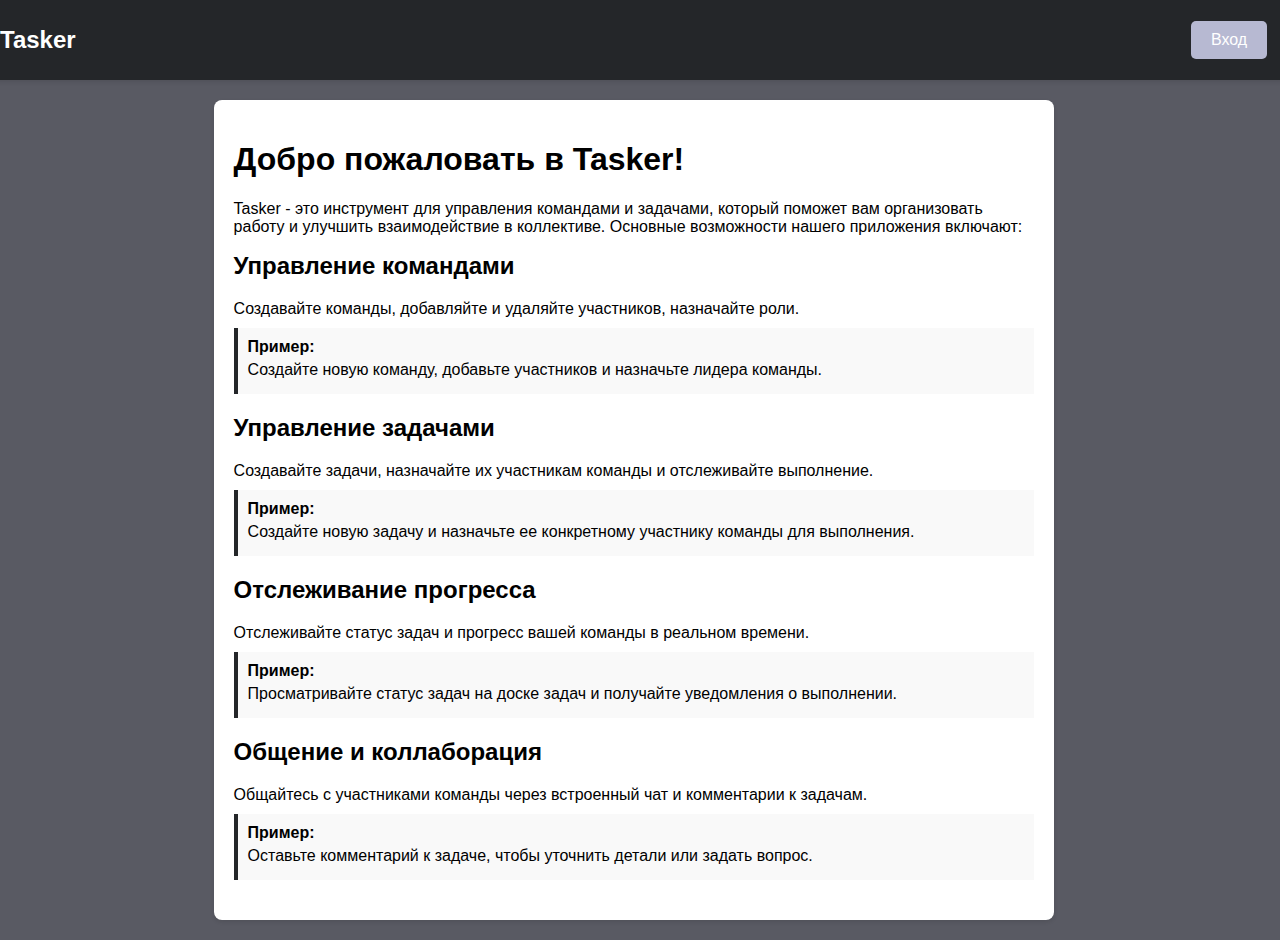
<file: index.html>
<!DOCTYPE html>
<html lang="en">
<head>
    <meta charset="UTF-8">
    <meta name="viewport" content="width=device-width, initial-scale=1.0">
    <title>Tasker</title>
    <link rel="stylesheet" href="./css/index.css">
</head>
<body>
    <header>
        <h1>Tasker</h1>
        <button onclick="window.location.href='logIn.html'">Вход</button>
    </header>
    <main>
        <h1>Добро пожаловать в Tasker!</h1>
        <p>Tasker - это инструмент для управления командами и задачами, который поможет вам организовать работу и улучшить взаимодействие в коллективе. Основные возможности нашего приложения включают:</p>
        
        <div class="feature">
            <h2>Управление командами</h2>
            <p>Создавайте команды, добавляйте и удаляйте участников, назначайте роли.</p>
            <div class="example">
                <strong>Пример:</strong>
                <p>Создайте новую команду, добавьте участников и назначьте лидера команды.</p>
            </div>
        </div>

        <div class="feature">
            <h2>Управление задачами</h2>
            <p>Создавайте задачи, назначайте их участникам команды и отслеживайте выполнение.</p>
            <div class="example">
                <strong>Пример:</strong>
                <p>Создайте новую задачу и назначьте ее конкретному участнику команды для выполнения.</p>
            </div>
        </div>

        <div class="feature">
            <h2>Отслеживание прогресса</h2>
            <p>Отслеживайте статус задач и прогресс вашей команды в реальном времени.</p>
            <div class="example">
                <strong>Пример:</strong>
                <p>Просматривайте статус задач на доске задач и получайте уведомления о выполнении.</p>
            </div>
        </div>

        <div class="feature">
            <h2>Общение и коллаборация</h2>
            <p>Общайтесь с участниками команды через встроенный чат и комментарии к задачам.</p>
            <div class="example">
                <strong>Пример:</strong>
                <p>Оставьте комментарий к задаче, чтобы уточнить детали или задать вопрос.</p>
            </div>
        </div>
    </main>
</body>
</html>
</file>
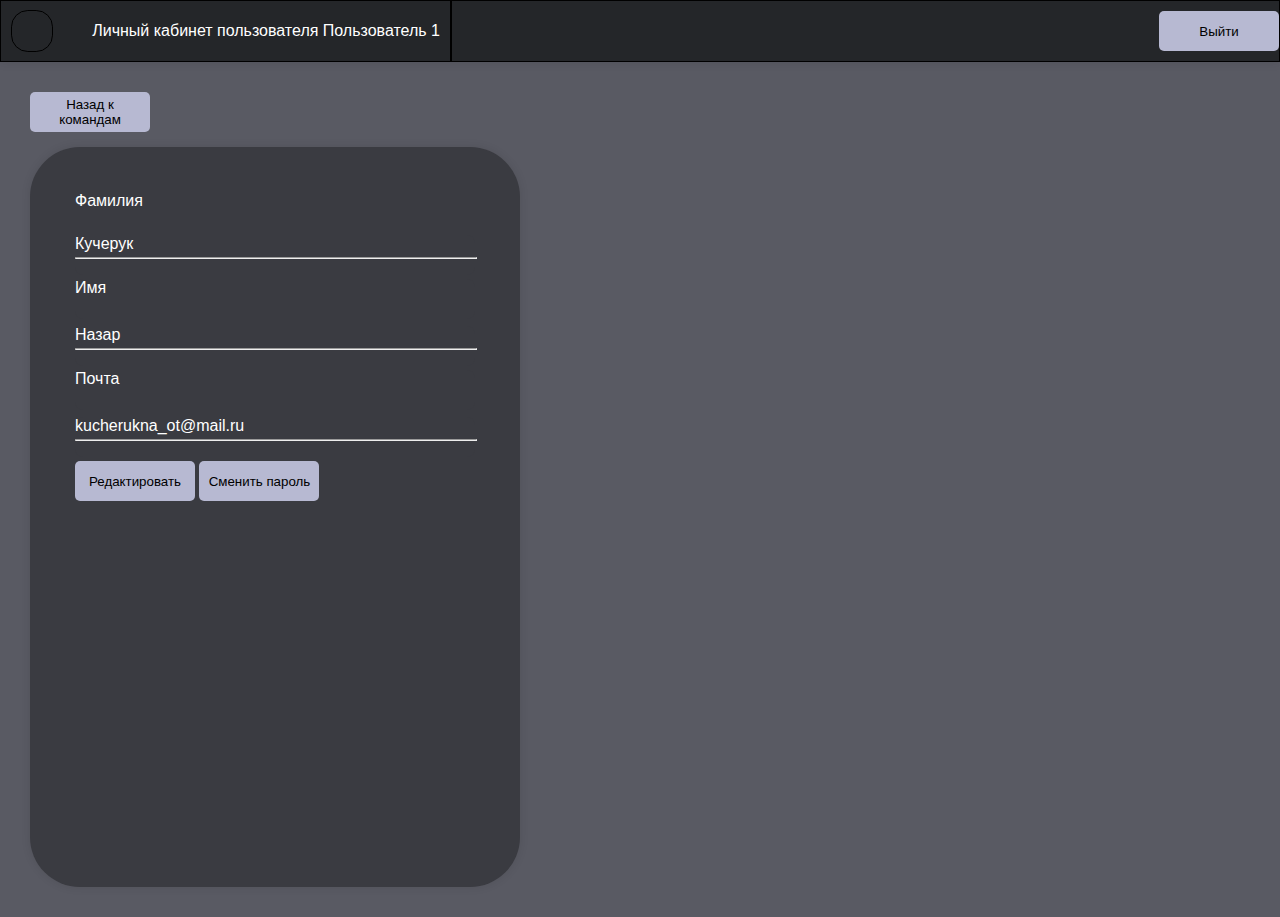
<file: cabinet.html>
<!DOCTYPE html>
<html lang="en">
<head>
    <meta charset="UTF-8">
    <meta http-equiv="X-UA-Compatible" content="IE=edge">
    <meta name="viewport" content="width=device-width, initial-scale=1.0">
    <link rel="stylesheet" href="css/cabinet.css">
    <title>Личный кабинет</title>
</head>
<body>
    <header>
        <div class="userInfo">
            <a href="cabinet.html" id="linkToCabinet">
                <div class="userAvatar"><span id="firstLetter"></span></div>
                <span class="userCabinetInfo" id="who">Личный кабинет пользователя Пользователь 1</span>    
            </a>
        </div>
        <button id="logout">Выйти</button>
    </header>
    <main>
        <button id="backToPage">Назад к командам</button>
        <div id="userData">
            <label class="userData" style="margin-bottom: 25px;">Фамилия</label>
            <span id="user_surname" class="userDataText">Кучерук</span>
            <hr>
            <span class="userData">Имя</span>
            <span id="user_name" class="userDataText">Назар</span>
            <hr>
            <span class="userData">Почта</span>
            <span id="user_email" class="userDataText">kucherukna_ot@mail.ru</span>
            <hr>
            <div>
                <button id="editUserData">Редактировать</button>
                <button id="changePasswordButton">Сменить пароль</button>
            </div>
            <div id="saveWrap">
            </div>
        </div>
    </main>
    <div id="changeUserData" style="display:none;">
        <div id="DataFormWrapper">
            <h2>Сменить данные</h2>
            <form id="userNewData">
                <label for="new_surname">Фамилия</label>
                <input type="text" id="new_surname" name="new_surname">
                <label for="new_name">Имя</label>
                <input type="text" id="new_name" name="new_name">
                <label for="new_email">Почта</label>
                <input type="email" id="new_email" name="new_email">
                <button type="submit">Сохранить</button>
                <button type="button" id="cancelEdit">Отмена</button>
            </form>
        </div>
    </div>
    <div id="changePasswordModal" style="display:none;">
        <div id="PasswordFormWrapper">
            <h2>Сменить пароль</h2>
            <form id="passwordChangeForm">
                <label for="old_password">Старый пароль</label>
                <input type="password" id="old_password" name="old_password" minlength="6">
                <label for="new_password">Новый пароль</label>
                <input type="password" id="new_password" name="new_password" minlength="6">
                <button type="submit">Сохранить</button>
                <button type="button" id="cancelPasswordChange">Отмена</button>
            </form>
        </div>
    </div>
    <div class="alert-overlay"></div>
    <script src="js/cabinet.js"></script>
</body>
</html>
</file>
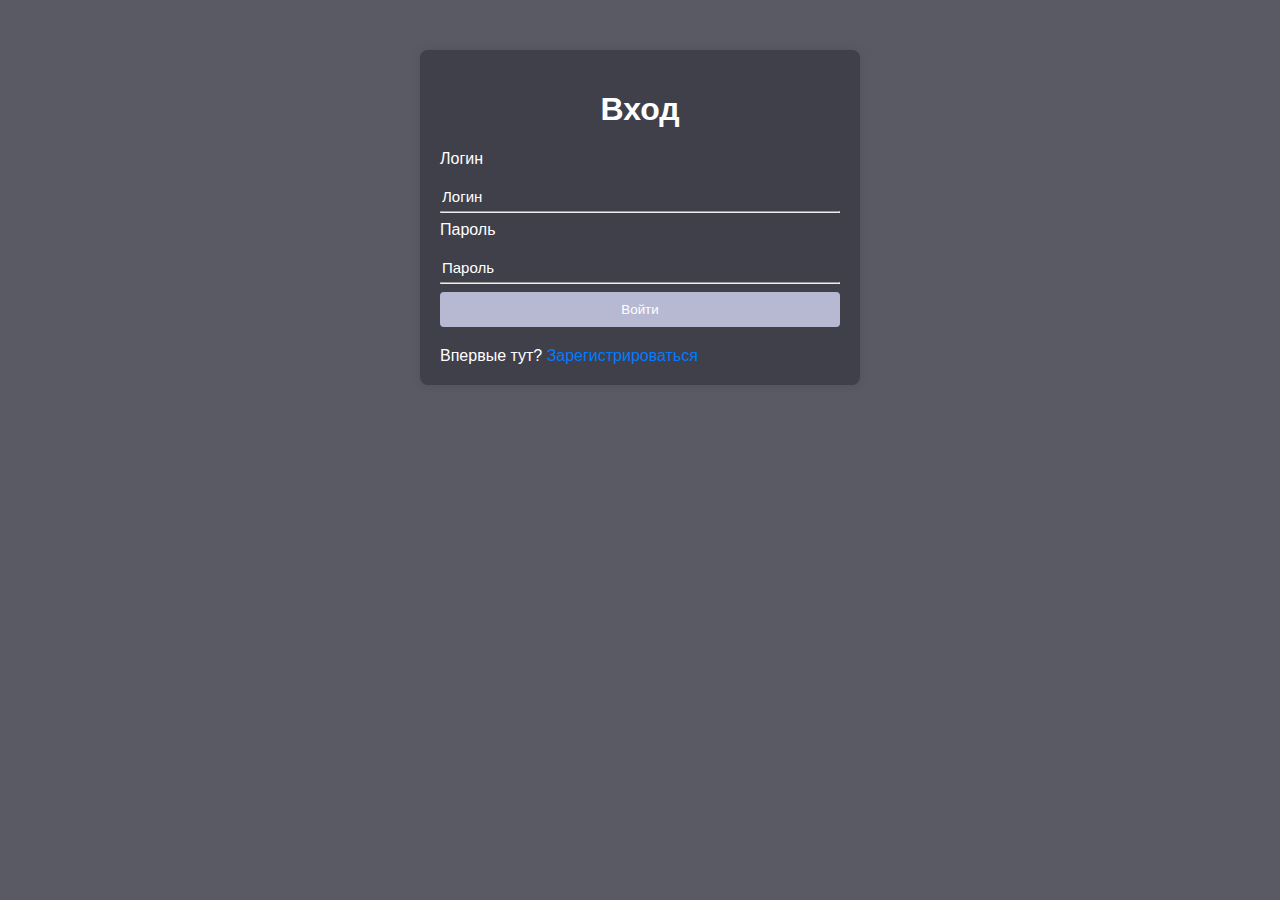
<file: logIn.html>
<!DOCTYPE html>
<html lang="en">
<head>
    <meta charset="UTF-8">
    <meta http-equiv="X-UA-Compatible" content="IE=edge">
    <meta name="viewport" content="width=device-width, initial-scale=1.0">
    <link rel="stylesheet" href="css/auth.css">
    <title>Вход</title>
</head>
<body>    
    <form id="loginForm" action="">
        <h1 for="loginForm">Вход</h1>
        <label for="user_login">Логин</label>
        <input type="text" name="user_login" id="user_login" placeholder="Логин" required>
        <hr>
        <label for="user_password">Пароль</label>
        <input type="password" name="user_password" id="user_password" placeholder="Пароль" required>
        <hr>
        <p id="error_info">asdsdasda</p>
        <button type="submit" id="loginBtn">Войти</button>
        <div class="reg-link" style="margin-top: 20px;">
            Впервые тут? <a href="signUp.html">Зарегистрироваться</a>
        </div>
    </form>
    <script src="js/logIn.js"></script>
</body>
</html>
</file>
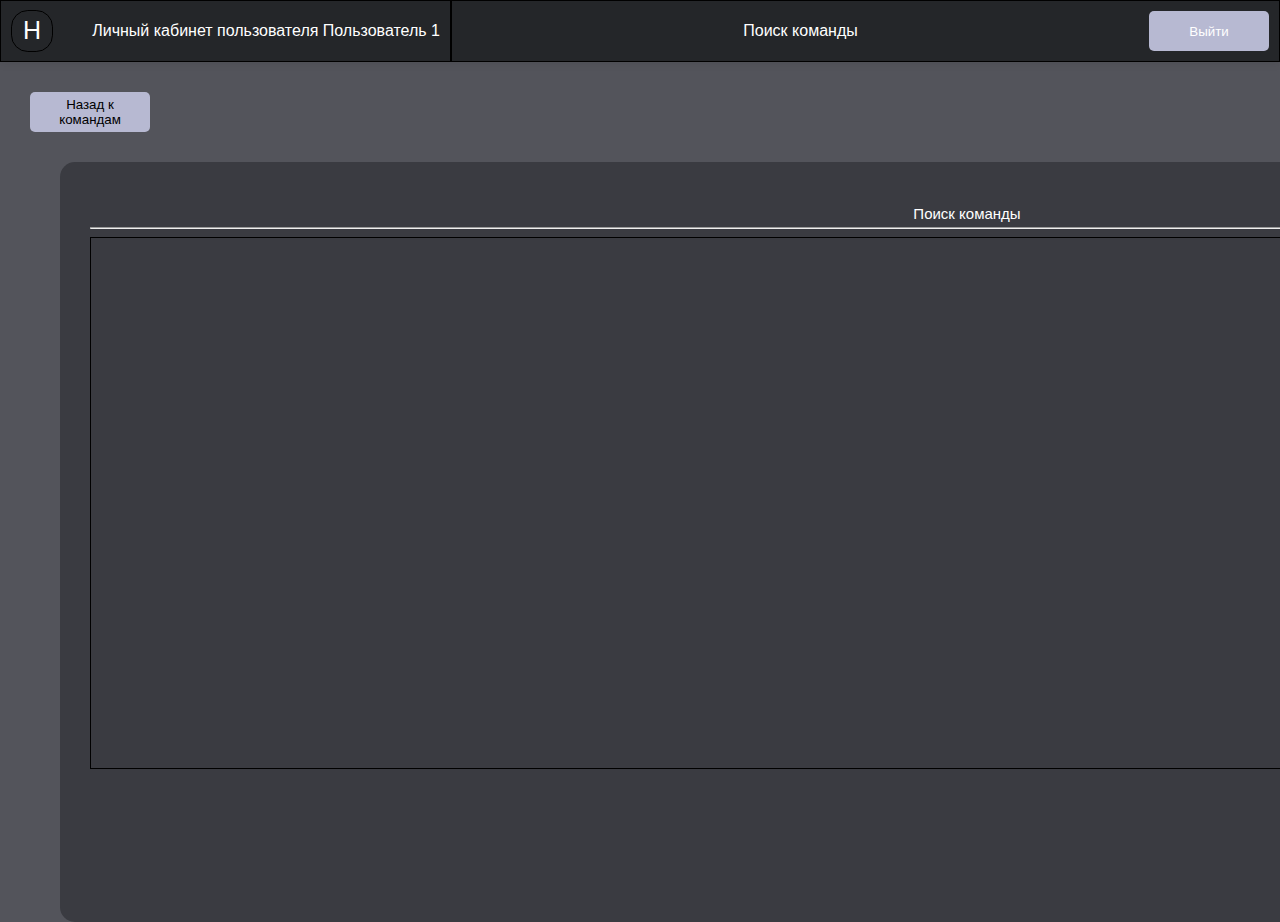
<file: searchTeamPage.html>
<!DOCTYPE html>
<html lang="en">
<head>
    <meta charset="UTF-8">
    <meta http-equiv="X-UA-Compatible" content="IE=edge">
    <meta name="viewport" content="width=device-width, initial-scale=1.0">
    <link rel="stylesheet" href="css/teamSearch.css">
    <title>Поиск команды</title>
</head>
<body>
    <header>
        <div class="userInfo">
            <a href="cabinet.html" id="linkToCabinet">
                <div class="userAvatar"><span id="firstLetter">Н</span></div>
                <span class="userCabinetInfo" id="who">Личный кабинет пользователя Пользователь 1</span>    
            </a>
        </div>
        <span id="teamName">Поиск команды</span>
        <button id="logout">Выйти</button>
    </header>
    <main>
    <button id="backToPage">Назад к командам</button>

        <div id="searchContainer">
            <input type="text" name="" id="searchTeam" placeholder="Поиск команды">
            <hr>
            <div id="resultContainer">
                <!-- <div class="result">
                    <img id="teamAvatar" src="" alt="">
                    <div id="resultTeamInfo">
                        <p id="team_id"></p>
                        <span id="teamName">Название команды</span>
                        <span id="membersCount">## человек</span>
                        <button id="requestJoin">Подать заявку</button>
                    </div>
                </div> -->
               
            </div>
        </div>
    </main>
    <script src="js/searchTeamPage.js"></script>
</body>
</html>
</file>
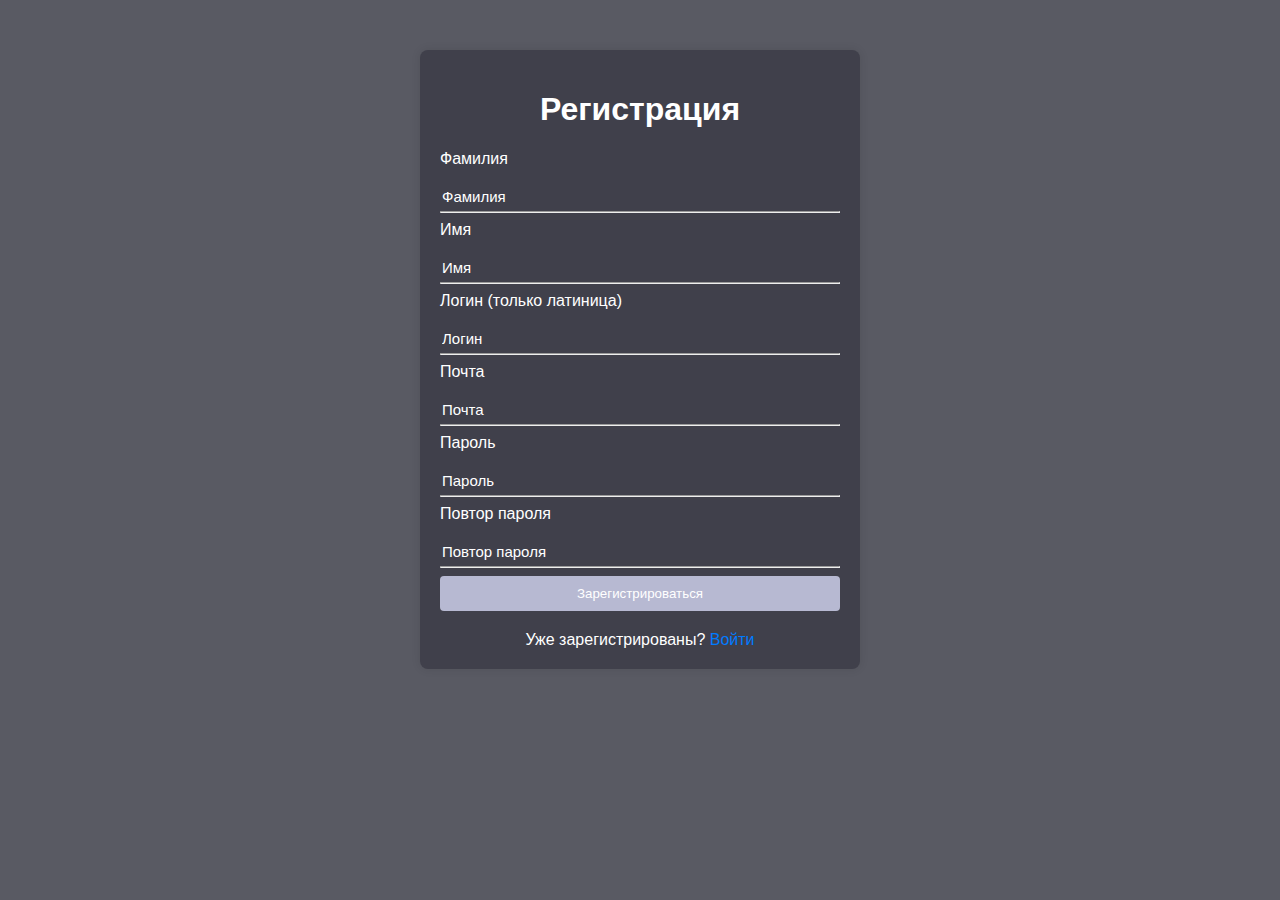
<file: signUp.html>
<!DOCTYPE html>
<html lang="en">
<head>
    <meta charset="UTF-8">
    <meta http-equiv="X-UA-Compatible" content="IE=edge">
    <meta name="viewport" content="width=device-width, initial-scale=1.0">
    <link rel="stylesheet" href="css/auth.css">
    <title>Регистрация</title>
</head>
<body>
    <form id="signUpForm" action="">
        <h1 for="signUpForm">Регистрация</h1>

        <label for="user_surname">Фамилия</label>
        <input type="text" name="user_surname" id="user_surname" pattern="[А-Яа-яЁё\s\-]+" placeholder="Фамилия" required >
        <hr>
        <label for="user_name">Имя</label>
        <input type="text" name="user_name" id="user_name" pattern="[А-Яа-яЁё\s\-]+" placeholder="Имя" required>
        <hr>

        <p id="nameError">Допустима только кириллица.</p>
        <label for="user_login">Логин (только латиница)</label>
        <input type="text" name="user_login" id="user_login" pattern="[a-zA-Z]+" placeholder="Логин" required>
        <hr>

        <p id="logError">Допустима только латиница.</p>

        <label for="user_email">Почта</label>
        <input type="email" name="user_email" id="user_email" placeholder="Почта" required>
        <hr>

        <label for="user_password">Пароль</label>
        <input type="password" name="user_password" id="user_password" minlength="6" placeholder="Пароль" required>
        <hr>

        <label for="user_password_repeat">Повтор пароля</label>
        <input type="password" name="user_password_repeat" id="user_password_repeat" minlength="6" placeholder="Повтор пароля" required>
        <hr>

        <p id="passError">Пароли не совпадают.</p>
        <button type="submit" id="submitBtn">Зарегистрироваться</button>
        <div class="login-link">
            Уже зарегистрированы? <a href="logIn.html">Войти</a>
        </div>

    </form>
    <script src="js/signUp.js"></script>
</body>
</html>
</file>
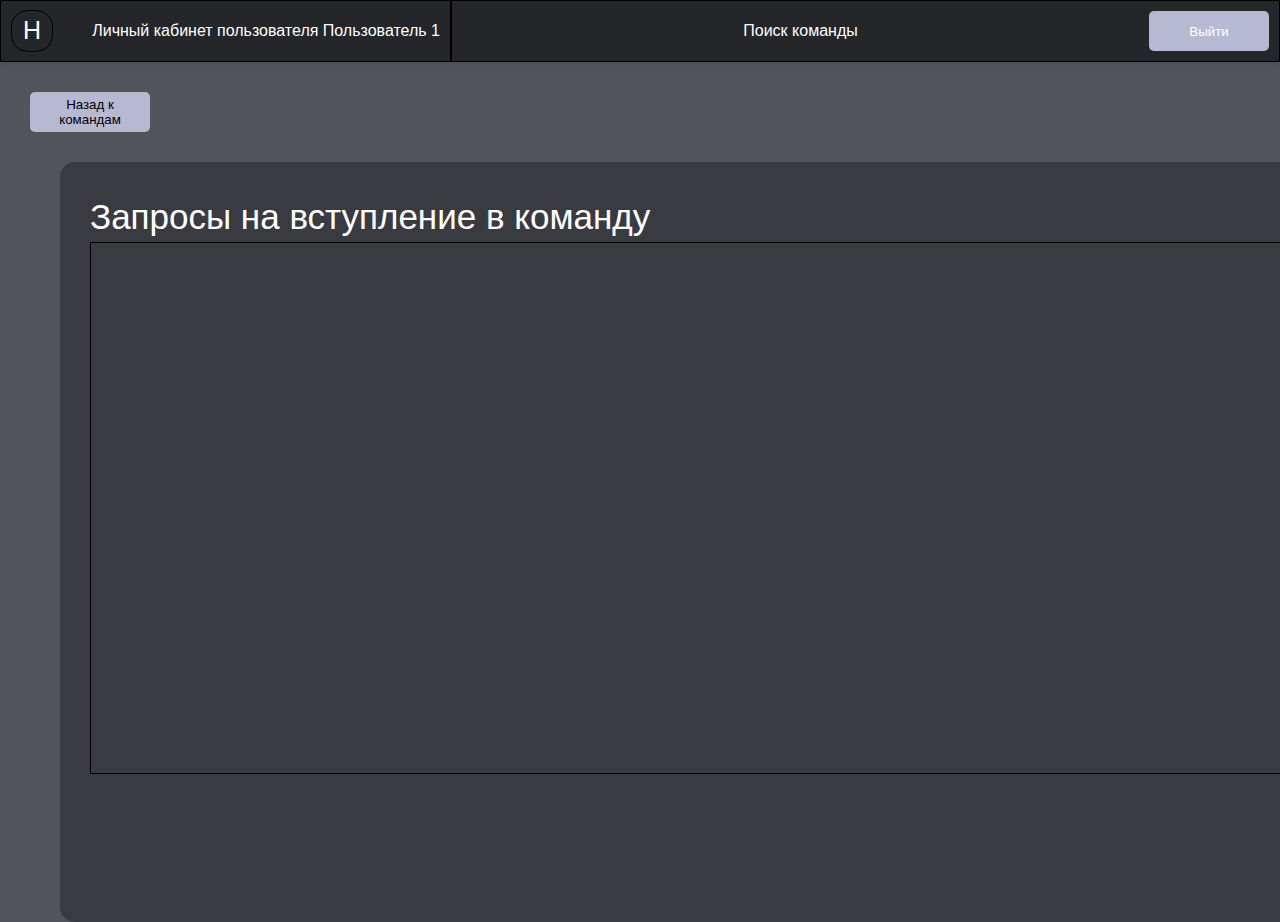
<file: teamRequest.html>
<!DOCTYPE html>
<html lang="en">
<head>
    <meta charset="UTF-8">
    <meta http-equiv="X-UA-Compatible" content="IE=edge">
    <meta name="viewport" content="width=device-width, initial-scale=1.0">
    <link rel="stylesheet" href="css/teamRequest.css">
    <title>Поиск команды</title>
</head>
<body>
    <header>
        <div class="userInfo">
            <a href="cabinet.html" id="linkToCabinet">
                <div class="userAvatar"><span id="firstLetter">Н</span></div>
                <span class="userCabinetInfo" id="who">Личный кабинет пользователя Пользователь 1</span>    
            </a>
        </div>
        <span id="teamName">Поиск команды</span>
        <button id="logout">Выйти</button>
    </header>
    <main>
    <button id="backToPage">Назад к командам</button>

        <div id="requestContainerWrapp">
            <div id="requestContainerHeader">
                <span>Запросы на вступление в команду</span>
            </div>
            <div id="requestContainer">
                
            </div>
        </div>
    </main>
    <script src="js/requestPage.js"></script>
</body>
</html>
</file>
<file: css/index.css>
body {
    font-family: Arial, sans-serif;
    margin: 0;
    padding: 0;
    background-color: #595a63;
    width: 99%;
    display: flex;
    flex-direction: column;
    align-items: center;
}
header {
    width: 100%;
    height: 60px;
    background-color: #242629;
    color: white;
    display: flex;
    justify-content: space-between;
    align-items: center;
    padding: 10px 20px;
    box-shadow: 0 2px 4px rgba(0,0,0,0.1);
}
header h1 {
    margin: 0;
    font-size: 24px;
}
header button {
    background-color: #b7b9d2;
    color: #fff;
    border: none;
    padding: 10px 20px;
    cursor: pointer;
    font-size: 16px;
    border-radius: 5px;
}
header button:hover {
    background-color: #8a8ca0;
    color: white;
}
main {
    max-width: 800px;
    margin: 20px;
    background-color: white;
    padding: 20px;
    border-radius: 8px;
    box-shadow: 0 2px 4px rgba(0,0,0,0.1);
}
.feature {
    margin-bottom: 20px;
}
.feature h2 {
    margin-top: 0;
}
.feature p {
    margin: 5px 0;
}
.example {
    background-color: #f9f9f9;
    border-left: 4px solid #242629;
    padding: 10px;
    margin-top: 10px;
}
</file>
<file: css/cabinet.css>
body {
    font-family: Arial, Helvetica, sans-serif;
    margin: 0;
    padding: 0;
    background-color: #595a63;
    color: #fff;
}

header {
    height: 60px;
    background-color: #242629;
    border: 0.5px solid black;
    display: flex;
    flex-direction: row;
    justify-content: space-between;
    box-shadow: 0 0 10px rgba(0, 0, 0, 0.1);
    align-items: center;
}

.userInfo, #linkToCabinet {
    height: 60px;
    width: 450px;
    border-right: 1px solid black;
    display: flex;
    flex-direction: row;
    align-items: center;
    justify-content: space-between;
    text-decoration: none;
    color: #fff;
}

#firstLetter { 
    position: relative;
    top: 5px;
    align-self: center;
    font-size: 25px;
}

.userAvatar {
    text-align: center;
    width: 40px;
    height: 40px;
    border-radius: 40%;
    border: 1px solid black;
    margin-left: 10px;
}

.userCabinetInfo {
    margin-right: 10px;
}

main {
    padding: 30px;
}

button {
    width: 120px;
    height: 40px;
    border-radius: 5px;
    background-color: #b7b9d2;
    border: transparent;
    cursor: pointer;
}

button:hover {
    background-color: #8a8ca0;
}

#userData {
    background-color: #3a3b41;
    width: 400px;
    height: 650px;
    display: flex;
    flex-direction: column;
    padding: 45px;
    border-radius: 50px;
    box-shadow: 0 0 10px rgba(0, 0, 0, 0.1);
}

#userData span {
    color: #fff;
    outline: none;
    margin-bottom: 18px;
    height: 40px;
    border-radius: 8px;
    border: transparent;
    background-color: #3a3b41;
}

#userData input {
    color: #fff;
    outline: none;
    margin-bottom: 18px;
    height: 40px;
    border-radius: 8px;
    border: transparent;
    background-color: #3a3b41;
}

#userData input::placeholder {
    color: #fff;
    font-size: 15px;
}

#userData input:focus::placeholder {
    font-size: 15px;
}

hr {
    margin-top: -25px;
    margin-bottom: 20px;
    width: 100%;
}

#userData input:focus {
    border: transparent;
}

#userData span {
    margin-bottom: 7px;
}

#passwordChange {
    flex-direction: column;
    margin-bottom: 20px;
    display: none;
}

#showChangePasswordSection, #changePasswordConfim {
    height: 30px;
}

#saveWrap {
    align-self: last baseline;
}

#backToPage {
    margin-bottom: 15px;
}

button.disabled {
    opacity: 0.5;
    cursor: not-allowed;
}

#logout:hover {
    background-color: #c73c3c;
    color: #fff;
}

#changeUserData {
    position: fixed;
    top: 50%;
    left: 50%;
    transform: translate(-50%, -50%);
    width: 500px;
    max-width: 90%;
    height: 500px;
    background-color: #242629;
    color: #fff;
    border-radius: 10px;
    padding: 20px;
    box-shadow: 0 0 20px rgba(0, 0, 0, 0.2);
    z-index: 1000;
    display: none;
}

#DataFormWrapper {
    margin-bottom: 20px;
    display: flex;
    flex-direction: column;
}

#DataFormWrapper h2 {
    font-size: 20px;
    margin-bottom: 10px;
}

#userNewData label {
    display: block;
    margin-bottom: 5px;
}

#userNewData input[type="text"],
#userNewData input[type="date"],
#userNewData input[type="email"],
#userNewData select,
#userNewData textarea {
    width: 100%;
    padding: 8px;
    margin-bottom: 10px;
    border: 1px solid #ccc;
    border-radius: 5px;
    box-sizing: border-box;
    font-size: 16px;
    background-color: #53545b;
    color: #fff;
}

#userNewData textarea {
    resize: vertical;
}

#userNewData button {
    background-color: #45c73c;
    color: #fff;    
    border: none;
    padding: 10px 20px;
    border-radius: 5px;
    cursor: pointer;
    font-size: 16px;
}

#userNewData button[type="submit"] {
    margin-right: 10px;
}

#userNewData button[type="submit"]:hover,
#userNewData button[type="button"]:hover {
    background-color: #3a9e37;
}

.alert-overlay {
    position: fixed;
    top: 0;
    left: 0;
    width: 100%;
    height: 100%;
    background-color: rgba(0, 0, 0, 0.5);
    display: flex;
    justify-content: center;
    align-items: center;
    display: none;
}

.alert-box {
    background-color: #000;
    border-radius: 10px;
    padding: 20px;
    box-shadow: 0 0 10px rgba(0, 0, 0, 0.3);
}

.alert-box p {
    margin-bottom: 20px;
}

#changePasswordModal {
    position: fixed;
    top: 50%;
    left: 50%;
    transform: translate(-50%, -50%);
    width: 500px;
    max-width: 90%;
    background-color: #242629;
    color: #fff;
    border-radius: 10px;
    padding: 20px;
    box-shadow: 0 0 20px rgba(0, 0, 0, 0.2);
    z-index: 1000;
    display: none;
}

#PasswordFormWrapper {
    display: flex;
    flex-direction: column;
}

#PasswordFormWrapper h2 {
    font-size: 20px;
    margin-bottom: 10px;
}

#passwordChangeForm label {
    display: block;
    margin-bottom: 5px;
}

#passwordChangeForm input[type="password"] {
    width: 100%;
    padding: 8px;
    margin-bottom: 10px;
    border: 1px solid #ccc;
    border-radius: 5px;
    box-sizing: border-box;
    font-size: 16px;
    background-color: #53545b;
    color: #fff;
}

#passwordChangeForm button {
    background-color: #45c73c;
    color: #fff;
    border: none;
    padding: 10px 20px;
    border-radius: 5px;
    cursor: pointer;
    font-size: 16px;
}

#passwordChangeForm button[type="submit"] {
    margin-right: 10px;
}

#passwordChangeForm button[type="submit"]:hover,
#passwordChangeForm button[type="button"]:hover {
    background-color: #3a9e37;
}
</file>
<file: css/auth.css>
body {
    font-family: Arial, sans-serif;
    margin: 0;
    padding: 0;
    background-color: #595a63;
}

form {
    color: white;
    max-width: 400px;
    margin: 50px auto;
    background: #40404b;
    padding: 20px;
    border-radius: 8px;
    box-shadow: 0 0 10px rgba(0, 0, 0, 0.1);
}

h1 {
    text-align: center;
}

label {
    display: block;
    margin-bottom: 8px;
}
#loginForm, #signUpForm hr {
    margin-top: -25px;
}
#loginForm {
    margin: 10px, auto;
    position: relative;
    top: 75px;
}
#loginForm hr {
    margin-top: -25px;
}
input {
    color: #fff;
    font-size: 15px;
    outline: none;
    width: 100%;
    margin-bottom: 18px;
    height: 40px;
    border-radius: 8px;
    border: transparent;
    background-color: transparent;
}
input::placeholder{
    color: white;
    font-size: 15px;

}
input:focus{
    border: transparent;
}
input:focus::placeholder {
    color: transparent;
    font-size: 15px;
}
button {
    width: 100%;
    padding: 10px;
    background-color: #b7b9d2;
    color: #fff;
    border: none;
    border-radius: 4px;
    cursor: pointer;
}

button:hover {
    background-color: #8a8ca0;
}

.login-link {
    text-align: center;
    margin-top: 20px;
}

a {
    color: #007bff;
    text-decoration: none;
}

a:hover {
    text-decoration: underline;
}

#signUpForm, #loginForm {
    text-align: left;
}

#regBtn {
    display: inline-block;
}

a[href="index.html"] {
    float: left;
    margin-top: 10px;
    margin-left: 10px;
}
#nameError {
    color: red;
    display: none;
}
#logError{
    color: red;
    display: none;
}
#passError {
    color: red;
    display: none;
}
#error_info{
    color: red;
    display: none;
}
</file>
<file: css/teamSearch.css>
body {
    font-family: Arial, sans-serif;
    margin: 0;
    padding: 0;
    background-color: #53545b;
    color: #fff;
}
header {
    height: 60px;
    background-color: #242629;
    border: 0.5px solid black;
    display: flex;
    flex-direction: row;
    justify-content: space-between;
    box-shadow: 0 0 10px rgba(0, 0, 0, 0.1);
    align-items: center;
}
button {
    width: 120px;
    height: 40px;
    border-radius: 5px;
    background-color: #b7b9d2;
    border: transparent;
    cursor: pointer;
}
button:hover {
    background-color: #8a8ca0;
}
#logout {
    margin-right: 10px;
    color: #fff;
}
#logout:hover{
    background-color: #c73c3c;
    color: #fff;
}
.userInfo, #linkToCabinet {
    height: 60px;
    width: 450px;
    border-right: 1px solid black;
    display: flex;
    flex-direction: row;
    align-items: center;
    justify-content: space-between;
    text-decoration: none;
    color: #fff;
}
#firstLetter { 
    position: relative;
    top: 5px;
    align-self: center;
    font-size: 25px;
}
.userAvatar {
    text-align: center;
    width: 40px;
    height: 40px;
    border-radius: 40%;
    border: 1px solid black;
    margin-left: 10px;
}
.userCabinetInfo {
    margin-right: 10px;
}
#searchContainer {
    background-color: #3a3b41;
    width: 1750px;
    height: 700px;
    margin: 0px 60px;
    border-radius: 15px;
    padding: 30px;
    display: flex;
    flex-direction: column;
}
hr {
    width: 100%;
    margin-top: -25px;
}
input {
    color: #fff;
    font-size: 15px;
    outline: none;
    width: 100%;
    margin-bottom: 18px;
    height: 40px;
    border-radius: 8px;
    border: transparent;
    background-color: transparent;
}
input::placeholder{
    text-align: center;
    color: white;
    font-size: 15px;

}
input:focus{
    border: transparent;
}
input:focus::placeholder {
    color: transparent;
    font-size: 15px;
}

#backToPage {
    margin: 30px;
    
}
#resultContainer {
    border: 1px solid black;
    height: 500px;
    display: flex;
    flex-direction: row;
    flex-wrap: wrap;
    padding: 15px;
    overflow-x: scroll;
}
.result {
    border: 1px solid #8a8ca0;
    background-color: #53545b;
    height: 100px;
    width: 340px;
    display: flex;
    flex-direction: row;
}
#teamAvatar {
    margin: 20px;
    width: 60px;
    height: 60px;
    border: 1px solid #8a8ca0;
    border-radius: 25px;
}
#resultTeamInfo{
    margin: 10px 25px;
    display: flex;
    flex-direction: column;
    justify-content: space-between;
    height: 90px;
    align-items: center;
}
#requestJoin {
    height: 20px;
    margin-bottom: 20px;
}
#team_id {
    display: none;
}
</file>
<file: css/teamRequest.css>
body {
    font-family: Arial, sans-serif;
    margin: 0;
    padding: 0;
    background-color: #53545b;
    color: #fff;
}
header {
    height: 60px;
    background-color: #242629;
    border: 0.5px solid black;
    display: flex;
    flex-direction: row;
    justify-content: space-between;
    box-shadow: 0 0 10px rgba(0, 0, 0, 0.1);
    align-items: center;
}
button {
    width: 120px;
    height: 40px;
    border-radius: 5px;
    background-color: #b7b9d2;
    border: transparent;
    cursor: pointer;
}
button:hover {
    background-color: #8a8ca0;
}
#logout {
    margin-right: 10px;
    color: #fff;
}
#logout:hover{
    background-color: #c73c3c;
    color: #fff;
}
.userInfo, #linkToCabinet {
    height: 60px;
    width: 450px;
    border-right: 1px solid black;
    display: flex;
    flex-direction: row;
    align-items: center;
    justify-content: space-between;
    text-decoration: none;
    color: #fff;
}
#firstLetter { 
    position: relative;
    top: 5px;
    align-self: center;
    font-size: 25px;
}
.userAvatar {
    text-align: center;
    width: 40px;
    height: 40px;
    border-radius: 40%;
    border: 1px solid black;
    margin-left: 10px;
}
.userCabinetInfo {
    margin-right: 10px;
}
#requestContainerWrapp {
    background-color: #3a3b41;
    width: 1750px;
    height: 700px;
    margin: 0px 60px;
    border-radius: 15px;
    padding: 30px;
    display: flex;
    flex-direction: column;
}
hr {
    width: 100%;
    margin-top: -25px;
}
input {
    color: #fff;
    font-size: 15px;
    outline: none;
    width: 100%;
    margin-bottom: 18px;
    height: 40px;
    border-radius: 8px;
    border: transparent;
    background-color: transparent;
}
input::placeholder{
    text-align: center;
    color: white;
    font-size: 15px;

}
input:focus{
    border: transparent;
}
input:focus::placeholder {
    color: transparent;
    font-size: 15px;
}

#backToPage {
    margin: 30px;
    
}
#requestContainer {
    border: 1px solid black;
    height: 500px;
    display: flex;
    flex-direction: row;
    flex-wrap: wrap;
    padding: 15px;
    overflow-x: scroll;
}
.result {
    border: 1px solid #8a8ca0;
    background-color: #53545b;
    height: 110px;
    width: 360px;
    display: flex;
    flex-direction: row;
    margin-right: 10px;
}
#userAvatarRequest {
    margin: 20px;
    width: 60px;
    height: 60px;
    border: 1px solid #8a8ca0;
    border-radius: 25px;
    font-size: 25px;
    display: flex;
    flex-direction: column;
    align-items: center;
    justify-content: center;
}

#firstLetterRequest{ 
    
    font-size: 40px;
}
#resultTeamInfo{
    margin: 10px 25px;
    display: flex;
    flex-direction: column;
    justify-content: space-between;
    height: 90px;
    align-items: center;
}
#requestJoin {
    height: 20px;
    margin-bottom: 20px;
}
#user_id {
    display: none;
}
#buttonWrapper {
    display: flex;
    flex-direction: row;
}
#buttonWrapper button {
    height: 30px;
    width: 80px;

}
#requestContainerHeader {
    width: 100%;
    height: 50px;
    display: flex;
    flex-direction: row;
    justify-content: space-between;
    align-items: center;
}
#requestContainerHeader span {
    font-size: 35px;
}
#accept {
    margin-right: 10px;
}
#accept:hover {
    background-color: #45c73c;
    color: #fff;
}

#refuse:hover {
    background-color: #c73c3c;
    color: #fff;
}
</file>
